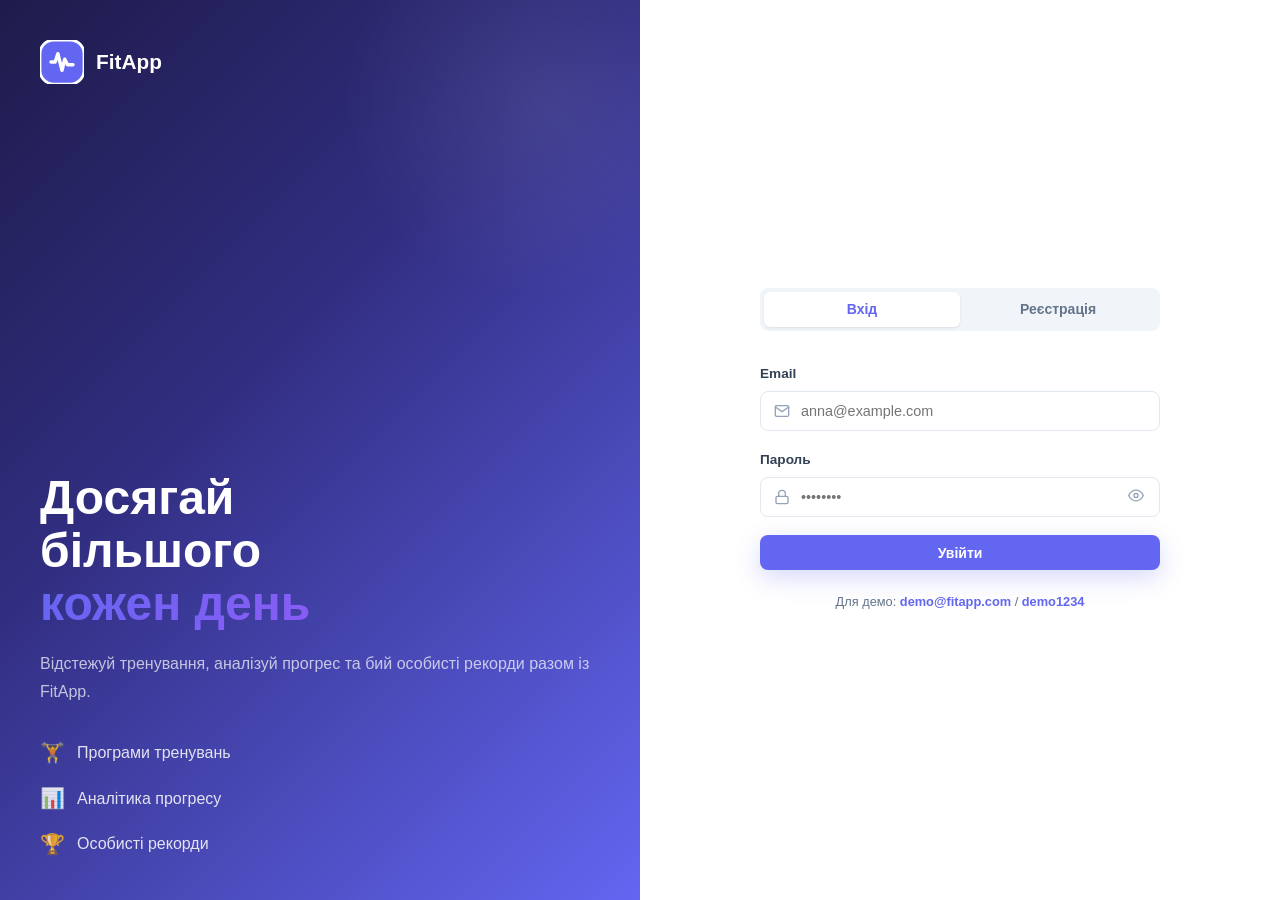
<file: index.html>
<!DOCTYPE html>
<html>
<head>
  <meta charset="UTF-8">
  <meta http-equiv="refresh" content="0; url=frontend/pages/login.html">
  <title>FitApp</title>
</head>
<body>
  <p>Перенаправлення на FitApp...</p>
</body>
</html>
</file>
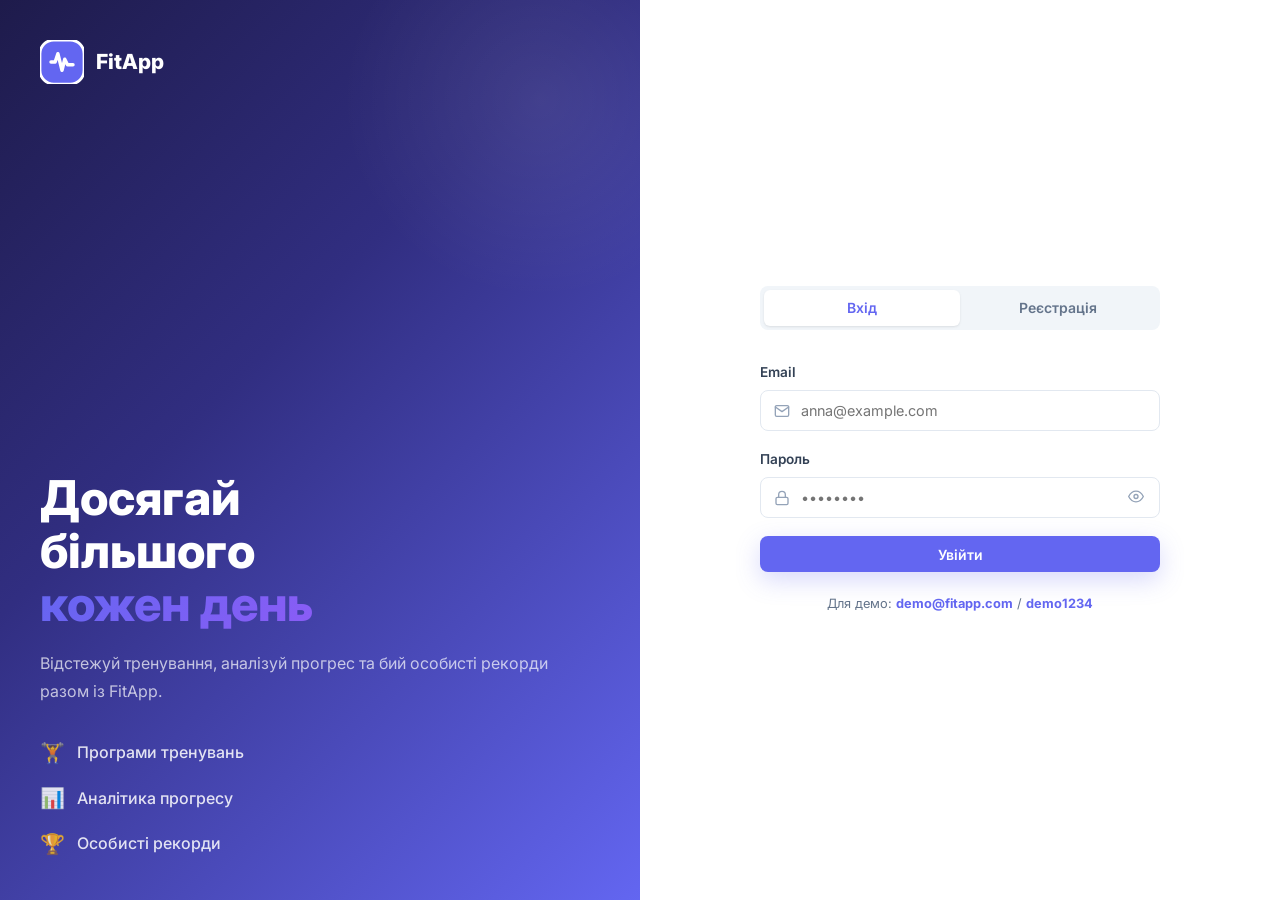
<file: frontend/pages/admin.html>
<!DOCTYPE html>
<html lang="uk">
<head>
  <meta charset="UTF-8">
  <meta name="viewport" content="width=device-width, initial-scale=1.0">
  <title>FitApp — Адмін-панель</title>
  <script src="../js/theme.js"></script>
  <link rel="stylesheet" href="../css/main.css">
  <link rel="stylesheet" href="../css/dashboard.css">
  <link rel="stylesheet" href="../css/admin.css">
  <link href="https://fonts.googleapis.com/css2?family=Inter:wght@300;400;500;600;700;800&display=swap" rel="stylesheet">
</head>
<body>
  <aside class="sidebar" id="sidebar">
    <div class="sidebar__brand">
      <div class="sidebar__logo">
        <svg width="32" height="32" viewBox="0 0 32 32" fill="none">
          <rect width="32" height="32" rx="10" fill="#6366f1"/>
          <path d="M8 16h3l2-6 3 12 2-8 2 4h4" stroke="white" stroke-width="2.5" stroke-linecap="round" stroke-linejoin="round"/>
        </svg>
        <span>FitApp</span>
      </div>
      <button class="sidebar__close" id="sidebarClose">&#x2715;</button>
    </div>
    <nav class="sidebar__nav">
      <a href="dashboard.html" class="nav-item">
        <svg class="nav-item__icon" viewBox="0 0 24 24"><rect x="3" y="3" width="7" height="7" rx="1"/><rect x="14" y="3" width="7" height="7" rx="1"/><rect x="3" y="14" width="7" height="7" rx="1"/><rect x="14" y="14" width="7" height="7" rx="1"/></svg>
        <span>Головна</span>
      </a>
      <a href="workout.html" class="nav-item">
        <svg class="nav-item__icon" viewBox="0 0 24 24"><path d="M6 4v16M18 4v16M6 12h12M3 8h3M18 8h3M3 16h3M18 16h3"/></svg>
        <span>Тренування</span>
      </a>
      <a href="exercises.html" class="nav-item">
        <svg class="nav-item__icon" viewBox="0 0 24 24"><circle cx="12" cy="12" r="10"/><path d="M12 8v4l3 3"/></svg>
        <span>Вправи</span>
      </a>
      <a href="progress.html" class="nav-item">
        <svg class="nav-item__icon" viewBox="0 0 24 24"><polyline points="22 12 18 12 15 21 9 3 6 12 2 12"/></svg>
        <span>Прогрес</span>
      </a>
      <a href="profile.html" class="nav-item">
        <svg class="nav-item__icon" viewBox="0 0 24 24"><circle cx="12" cy="8" r="4"/><path d="M4 20c0-4 3.6-7 8-7s8 3 8 7"/></svg>
        <span>Профіль</span>
      </a>
      <a href="admin.html" class="nav-item active">
        <svg class="nav-item__icon" viewBox="0 0 24 24"><path d="M12 2l8 4v6c0 5-3.5 9-8 10-4.5-1-8-5-8-10V6l8-4z"/></svg>
        <span>Адмін-панель</span>
      </a>
    </nav>
    <div class="sidebar__bottom">
      <button class="theme-toggle" id="themeToggle" type="button">
        <span class="theme-toggle__icon theme-toggle__icon--sun">☀️</span>
        <span class="theme-toggle__icon theme-toggle__icon--moon">🌙</span>
        <span class="theme-toggle__label">Світла тема</span>
      </button>
      <button class="btn-logout" id="logoutBtn">
        <svg viewBox="0 0 24 24" width="18"><path d="M17 16l4-4m0 0l-4-4m4 4H7m6 4v1a2 2 0 01-2 2H5a2 2 0 01-2-2V7a2 2 0 012-2h6a2 2 0 012 2v1"/></svg>
        Вийти
      </button>
    </div>
  </aside>
  <div class="overlay" id="overlay"></div>

  <div class="main-wrapper">
    <header class="topbar">
      <button class="topbar__burger" id="burgerBtn"><span></span><span></span><span></span></button>
      <div class="topbar__title"><h1>Адмін-панель</h1></div>
    </header>

    <main class="content">
      <div class="admin-tabs">
        <button class="admin-tab active" data-tab="exercises">Вправи</button>
        <button class="admin-tab" data-tab="plans">Програми тренувань</button>
      </div>

      <!-- Exercises tab -->
      <section class="card admin-panel" id="tabExercises">
        <div class="card__header">
          <h2 class="card__title">Вправи</h2>
          <button class="btn btn--primary btn--sm" id="addExerciseBtn">+ Додати вправу</button>
        </div>
        <div class="table-wrap">
          <table class="data-table">
            <thead><tr><th>Назва</th><th>Група м'язів</th><th>Опис</th><th></th></tr></thead>
            <tbody id="adminExercisesBody">
              <tr><td colspan="4" class="table-empty">Завантаження...</td></tr>
            </tbody>
          </table>
        </div>
      </section>

      <!-- Plans tab -->
      <section class="card admin-panel hidden" id="tabPlans">
        <div class="card__header">
          <h2 class="card__title">Програми тренувань</h2>
          <button class="btn btn--primary btn--sm" id="addPlanBtn">+ Додати програму</button>
        </div>
        <div class="table-wrap">
          <table class="data-table">
            <thead><tr><th>Назва</th><th>Рівень</th><th>Мета</th><th>Опис</th><th></th></tr></thead>
            <tbody id="adminPlansBody">
              <tr><td colspan="5" class="table-empty">Завантаження...</td></tr>
            </tbody>
          </table>
        </div>
      </section>
    </main>
  </div>

  <!-- Exercise modal -->
  <div class="modal-overlay hidden" id="exerciseModal">
    <div class="admin-modal">
      <h2 id="exerciseModalTitle">Нова вправа</h2>
      <form id="exerciseForm">
        <input type="hidden" id="exId">
        <div class="form-group">
          <label class="form-label" for="exName">Назва</label>
          <input type="text" id="exName" class="form-input" required>
        </div>
        <div class="form-group">
          <label class="form-label" for="exMuscle">Група м'язів</label>
          <input type="text" id="exMuscle" class="form-input" placeholder="Напр. Груди">
        </div>
        <div class="form-group">
          <label class="form-label" for="exDesc">Опис</label>
          <textarea id="exDesc" class="form-input" rows="3"></textarea>
        </div>
        <div class="form-group">
          <label class="form-label" for="exImage">URL зображення</label>
          <input type="text" id="exImage" class="form-input" placeholder="https://...">
        </div>
        <div id="exerciseFormMsg"></div>
        <div class="admin-modal__actions">
          <button type="button" class="btn btn--ghost" id="exerciseCancelBtn">Скасувати</button>
          <button type="submit" class="btn btn--primary" id="exerciseSaveBtn">Зберегти</button>
        </div>
      </form>
    </div>
  </div>

  <!-- Plan modal -->
  <div class="modal-overlay hidden" id="planModal">
    <div class="admin-modal">
      <h2 id="planModalTitle">Нова програма</h2>
      <form id="planForm">
        <input type="hidden" id="plId">
        <div class="form-group">
          <label class="form-label" for="plName">Назва</label>
          <input type="text" id="plName" class="form-input" required>
        </div>
        <div class="form-group">
          <label class="form-label" for="plLevel">Рівень</label>
          <select id="plLevel" class="form-input form-select">
            <option value="BEGINNER">Початківець</option>
            <option value="INTERMEDIATE">Середній</option>
            <option value="ADVANCED">Просунутий</option>
          </select>
        </div>
        <div class="form-group">
          <label class="form-label" for="plGoal">Мета</label>
          <select id="plGoal" class="form-input form-select">
            <option value="WEIGHT_LOSS">Схуднення</option>
            <option value="MUSCLE_GAIN">Набір м'язів</option>
            <option value="MAINTENANCE">Підтримка форми</option>
            <option value="ENDURANCE">Витривалість</option>
          </select>
        </div>
        <div class="form-group">
          <label class="form-label" for="plEmoji">Емодзі</label>
          <input type="text" id="plEmoji" class="form-input" placeholder="💪" maxlength="4">
        </div>
        <div class="form-group">
          <label class="form-label" for="plDesc">Опис</label>
          <textarea id="plDesc" class="form-input" rows="3"></textarea>
        </div>
        <div id="planFormMsg"></div>
        <div class="admin-modal__actions">
          <button type="button" class="btn btn--ghost" id="planCancelBtn">Скасувати</button>
          <button type="submit" class="btn btn--primary" id="planSaveBtn">Зберегти</button>
        </div>
      </form>
    </div>
  </div>

  <script src="../js/api.js"></script>
  <script src="../js/auth.js"></script>
  <script src="../js/admin.js"></script>
</body>
</html>
</file>
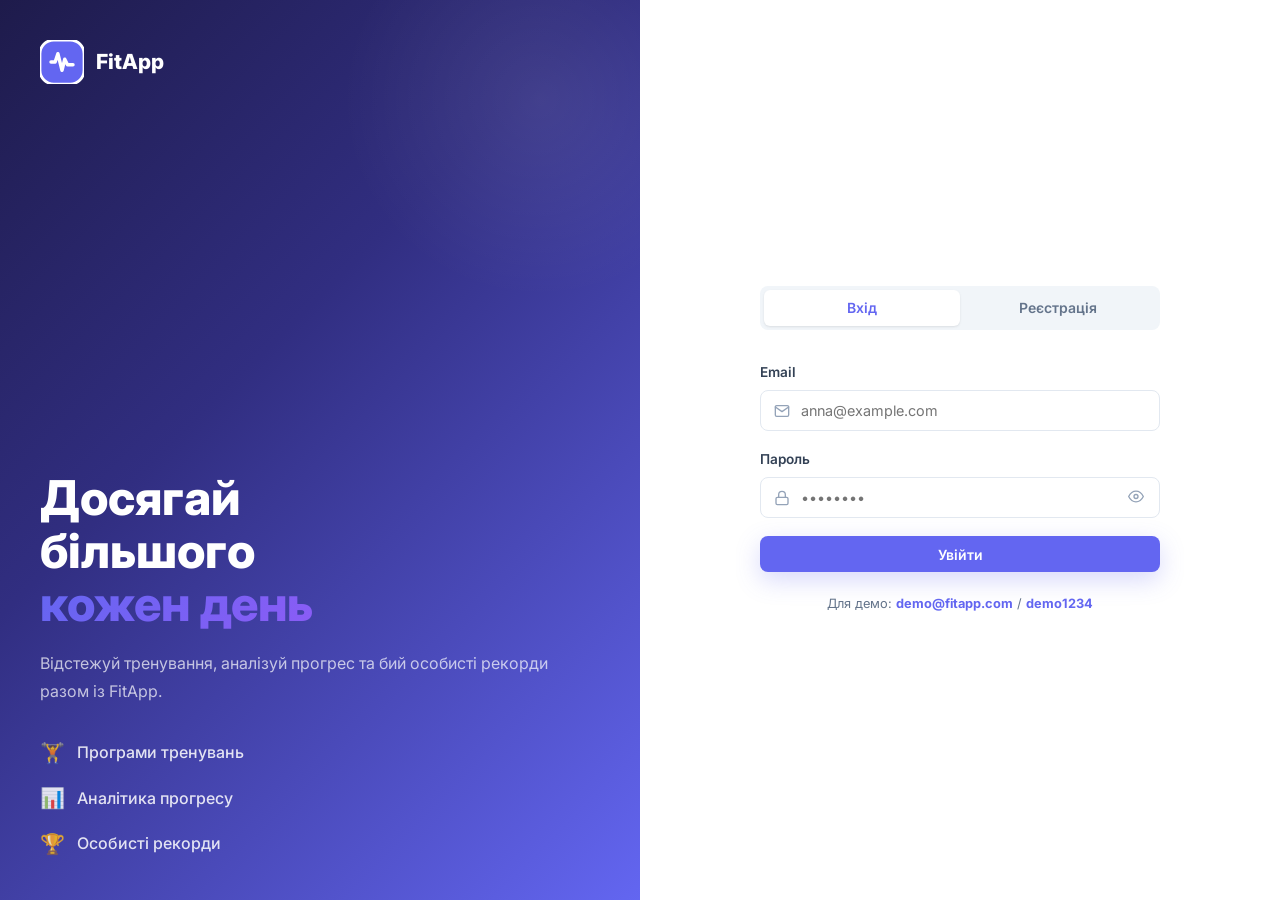
<file: frontend/pages/exercises.html>
<!DOCTYPE html>
<html lang="uk">
<head>
  <meta charset="UTF-8">
  <meta name="viewport" content="width=device-width, initial-scale=1.0">
  <title>FitApp — Вправи</title>
  <script src="../js/theme.js"></script>
  <link rel="stylesheet" href="../css/main.css">
  <link rel="stylesheet" href="../css/dashboard.css">
  <link rel="stylesheet" href="../css/exercises.css">
  <link href="https://fonts.googleapis.com/css2?family=Inter:wght@300;400;500;600;700;800&display=swap" rel="stylesheet">
</head>
<body>
  <aside class="sidebar" id="sidebar">
    <div class="sidebar__brand">
      <div class="sidebar__logo">
        <svg width="32" height="32" viewBox="0 0 32 32" fill="none">
          <rect width="32" height="32" rx="10" fill="#6366f1"/>
          <path d="M8 16h3l2-6 3 12 2-8 2 4h4" stroke="white" stroke-width="2.5" stroke-linecap="round" stroke-linejoin="round"/>
        </svg>
        <span>FitApp</span>
      </div>
      <button class="sidebar__close" id="sidebarClose">&#x2715;</button>
    </div>
    <nav class="sidebar__nav">
      <a href="dashboard.html" class="nav-item">
        <svg class="nav-item__icon" viewBox="0 0 24 24"><rect x="3" y="3" width="7" height="7" rx="1"/><rect x="14" y="3" width="7" height="7" rx="1"/><rect x="3" y="14" width="7" height="7" rx="1"/><rect x="14" y="14" width="7" height="7" rx="1"/></svg>
        <span>Головна</span>
      </a>
      <a href="workout.html" class="nav-item">
        <svg class="nav-item__icon" viewBox="0 0 24 24"><path d="M6 4v16M18 4v16M6 12h12M3 8h3M18 8h3M3 16h3M18 16h3"/></svg>
        <span>Тренування</span>
      </a>
      <a href="exercises.html" class="nav-item active">
        <svg class="nav-item__icon" viewBox="0 0 24 24"><circle cx="12" cy="12" r="10"/><path d="M12 8v4l3 3"/></svg>
        <span>Вправи</span>
      </a>
      <a href="progress.html" class="nav-item">
        <svg class="nav-item__icon" viewBox="0 0 24 24"><polyline points="22 12 18 12 15 21 9 3 6 12 2 12"/></svg>
        <span>Прогрес</span>
      </a>
      <a href="profile.html" class="nav-item">
        <svg class="nav-item__icon" viewBox="0 0 24 24"><circle cx="12" cy="8" r="4"/><path d="M4 20c0-4 3.6-7 8-7s8 3 8 7"/></svg>
        <span>Профіль</span>
      </a>
    </nav>
    <div class="sidebar__bottom">
      <button class="theme-toggle" id="themeToggle" type="button">
        <span class="theme-toggle__icon theme-toggle__icon--sun">☀️</span>
        <span class="theme-toggle__icon theme-toggle__icon--moon">🌙</span>
        <span class="theme-toggle__label">Світла тема</span>
      </button>
      <button class="btn-logout" id="logoutBtn">
        <svg viewBox="0 0 24 24" width="18"><path d="M17 16l4-4m0 0l-4-4m4 4H7m6 4v1a2 2 0 01-2 2H5a2 2 0 01-2-2V7a2 2 0 012-2h6a2 2 0 012 2v1"/></svg>
        Вийти
      </button>
    </div>
  </aside>
  <div class="overlay" id="overlay"></div>

  <div class="main-wrapper">
    <header class="topbar">
      <button class="topbar__burger" id="burgerBtn"><span></span><span></span><span></span></button>
      <div class="topbar__title"><h1>Вправи</h1></div>
    </header>

    <main class="content">
      <!-- Search & filters -->
      <section class="exercises-toolbar">
        <div class="input-wrap exercises-search">
          <svg class="input-icon" viewBox="0 0 24 24" width="16"><circle cx="11" cy="11" r="8"/><path d="M21 21l-4.35-4.35"/></svg>
          <input type="text" id="exerciseSearch" class="form-input" placeholder="Пошук вправи...">
        </div>
        <div class="muscle-filters" id="muscleFilters">
          <button class="muscle-chip active" data-muscle="">Усі</button>
          <button class="muscle-chip" data-muscle="Груди">Груди</button>
          <button class="muscle-chip" data-muscle="Спина">Спина</button>
          <button class="muscle-chip" data-muscle="Ноги">Ноги</button>
          <button class="muscle-chip" data-muscle="Плечі">Плечі</button>
          <button class="muscle-chip" data-muscle="Руки">Руки</button>
          <button class="muscle-chip" data-muscle="Прес">Прес</button>
        </div>
      </section>

      <section class="exercises-grid" id="exercisesGrid">
        <div class="skeleton" style="height:220px;border-radius:16px"></div>
        <div class="skeleton" style="height:220px;border-radius:16px"></div>
        <div class="skeleton" style="height:220px;border-radius:16px"></div>
      </section>
    </main>
  </div>

  <!-- Exercise detail modal -->
  <div class="modal-overlay hidden" id="exerciseDetailModal">
    <div class="exercise-detail-modal">
      <button class="exercise-detail-modal__close" id="exerciseDetailCloseBtn">&#x2715;</button>
      <div class="exercise-detail-modal__image" id="exDetailImage"></div>
      <div class="exercise-detail-modal__body">
        <span class="exercise-card__muscle exercise-detail-modal__muscle" id="exDetailMuscle"></span>
        <h2 id="exDetailName"></h2>
        <p id="exDetailDesc"></p>
        <button class="btn btn--primary btn--block" id="exDetailStartBtn">Почати вправу</button>
      </div>
    </div>
  </div>

  <script src="../js/api.js"></script>
  <script src="../js/auth.js"></script>
  <script src="../js/exercises.js"></script>
</body>
</html>
</file>
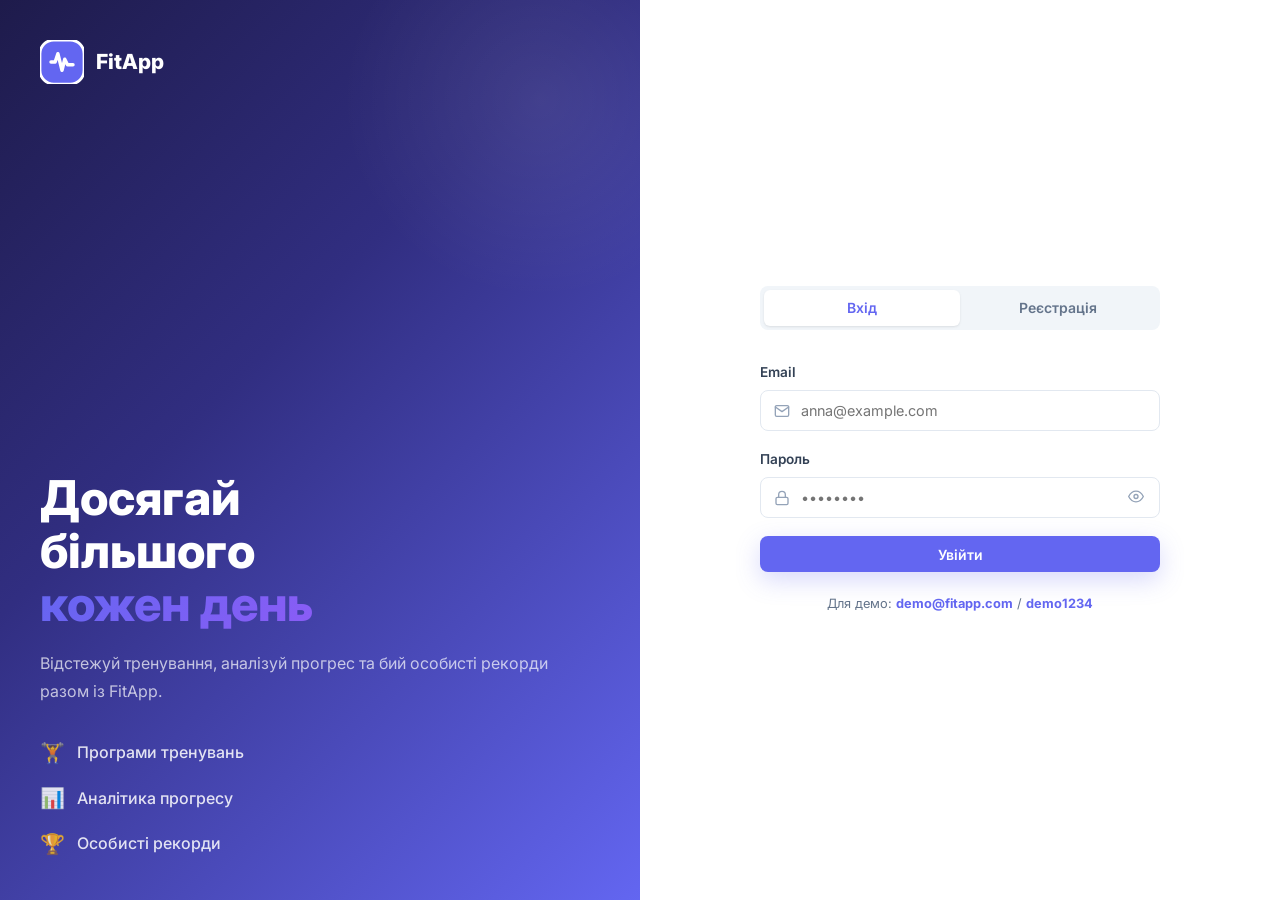
<file: frontend/pages/login.html>
<!DOCTYPE html>
<html lang="uk">
<head>
  <meta charset="UTF-8">
  <meta name="viewport" content="width=device-width, initial-scale=1.0">
  <title>FitApp — Вхід</title>
  <script src="../js/theme.js"></script>
  <link rel="stylesheet" href="../css/main.css">
  <link rel="stylesheet" href="../css/auth.css">
  <link href="https://fonts.googleapis.com/css2?family=Inter:wght@300;400;500;600;700;800&display=swap" rel="stylesheet">
</head>
<body class="auth-body">
  <div class="auth-split">
    <!-- Left panel -->
    <div class="auth-left">
      <div class="auth-brand">
        <svg width="44" height="44" viewBox="0 0 32 32" fill="none">
          <rect width="32" height="32" rx="10" fill="#6366f1"/>
          <path d="M8 16h3l2-6 3 12 2-8 2 4h4" stroke="white" stroke-width="2.5" stroke-linecap="round" stroke-linejoin="round"/>
        </svg>
        <span>FitApp</span>
      </div>
      <div class="auth-hero">
        <h1>Досягай<br>більшого<br><span class="gradient-text">кожен день</span></h1>
        <p>Відстежуй тренування, аналізуй прогрес та бий особисті рекорди разом із FitApp.</p>
        <div class="auth-features">
          <div class="auth-feature"><span class="auth-feature__icon">🏋️</span><span>Програми тренувань</span></div>
          <div class="auth-feature"><span class="auth-feature__icon">📊</span><span>Аналітика прогресу</span></div>
          <div class="auth-feature"><span class="auth-feature__icon">🏆</span><span>Особисті рекорди</span></div>
        </div>
      </div>
    </div>

    <!-- Right panel -->
    <div class="auth-right">
      <div class="auth-box">
        <!-- Tabs -->
        <div class="auth-tabs">
          <button class="auth-tab active" id="loginTab">Вхід</button>
          <button class="auth-tab" id="registerTab">Реєстрація</button>
        </div>

        <!-- Login form -->
        <form class="auth-form" id="loginForm">
          <div class="form-group">
            <label class="form-label">Email</label>
            <div class="input-wrap">
              <svg class="input-icon" viewBox="0 0 24 24"><path d="M4 4h16c1.1 0 2 .9 2 2v12c0 1.1-.9 2-2 2H4c-1.1 0-2-.9-2-2V6c0-1.1.9-2 2-2z"/><polyline points="22,6 12,13 2,6"/></svg>
              <input type="email" id="loginEmail" class="form-input" placeholder="anna@example.com" required>
            </div>
          </div>
          <div class="form-group">
            <label class="form-label">Пароль</label>
            <div class="input-wrap">
              <svg class="input-icon" viewBox="0 0 24 24"><rect x="3" y="11" width="18" height="11" rx="2" ry="2"/><path d="M7 11V7a5 5 0 0110 0v4"/></svg>
              <input type="password" id="loginPassword" class="form-input" placeholder="••••••••" required>
              <button type="button" class="input-eye" id="toggleLoginPw">
                <svg viewBox="0 0 24 24"><path d="M1 12s4-8 11-8 11 8 11 8-4 8-11 8-11-8-11-8z"/><circle cx="12" cy="12" r="3"/></svg>
              </button>
            </div>
          </div>
          <div id="loginError" class="form-error hidden"></div>
          <button type="submit" class="btn btn--primary btn--full" id="loginBtn">
            <span>Увійти</span>
            <div class="btn-spinner hidden" id="loginSpinner"></div>
          </button>
          <p class="auth-hint">Для демо: <strong>demo@fitapp.com</strong> / <strong>demo1234</strong></p>
        </form>

        <!-- Register form -->
        <form class="auth-form hidden" id="registerForm">
          <div class="form-group">
            <label class="form-label">Ім'я</label>
            <div class="input-wrap">
              <svg class="input-icon" viewBox="0 0 24 24"><circle cx="12" cy="8" r="4"/><path d="M4 20c0-4 3.6-7 8-7s8 3 8 7"/></svg>
              <input type="text" id="regName" class="form-input" placeholder="Анна Куварзіна" required>
            </div>
          </div>
          <div class="form-group">
            <label class="form-label">Email</label>
            <div class="input-wrap">
              <svg class="input-icon" viewBox="0 0 24 24"><path d="M4 4h16c1.1 0 2 .9 2 2v12c0 1.1-.9 2-2 2H4c-1.1 0-2-.9-2-2V6c0-1.1.9-2 2-2z"/><polyline points="22,6 12,13 2,6"/></svg>
              <input type="email" id="regEmail" class="form-input" placeholder="anna@example.com" required>
            </div>
          </div>
          <div class="form-group">
            <label class="form-label">Пароль</label>
            <div class="input-wrap">
              <svg class="input-icon" viewBox="0 0 24 24"><rect x="3" y="11" width="18" height="11" rx="2"/><path d="M7 11V7a5 5 0 0110 0v4"/></svg>
              <input type="password" id="regPassword" class="form-input" placeholder="Мінімум 8 символів" required minlength="8">
            </div>
          </div>
          <div class="form-group">
            <label class="form-label">Ціль</label>
            <select id="regGoal" class="form-input form-select">
              <option value="WEIGHT_LOSS">Схуднення</option>
              <option value="MUSCLE_GAIN" selected>Набір м'язів</option>
              <option value="MAINTENANCE">Підтримка форми</option>
              <option value="ENDURANCE">Витривалість</option>
            </select>
          </div>
          <div id="regError" class="form-error hidden"></div>
          <button type="submit" class="btn btn--primary btn--full" id="regBtn">
            <span>Створити акаунт</span>
            <div class="btn-spinner hidden" id="regSpinner"></div>
          </button>
        </form>
      </div>
    </div>
  </div>

  <script src="../js/api.js"></script>
  <script src="../js/login.js"></script>
</body>
</html>
</file>
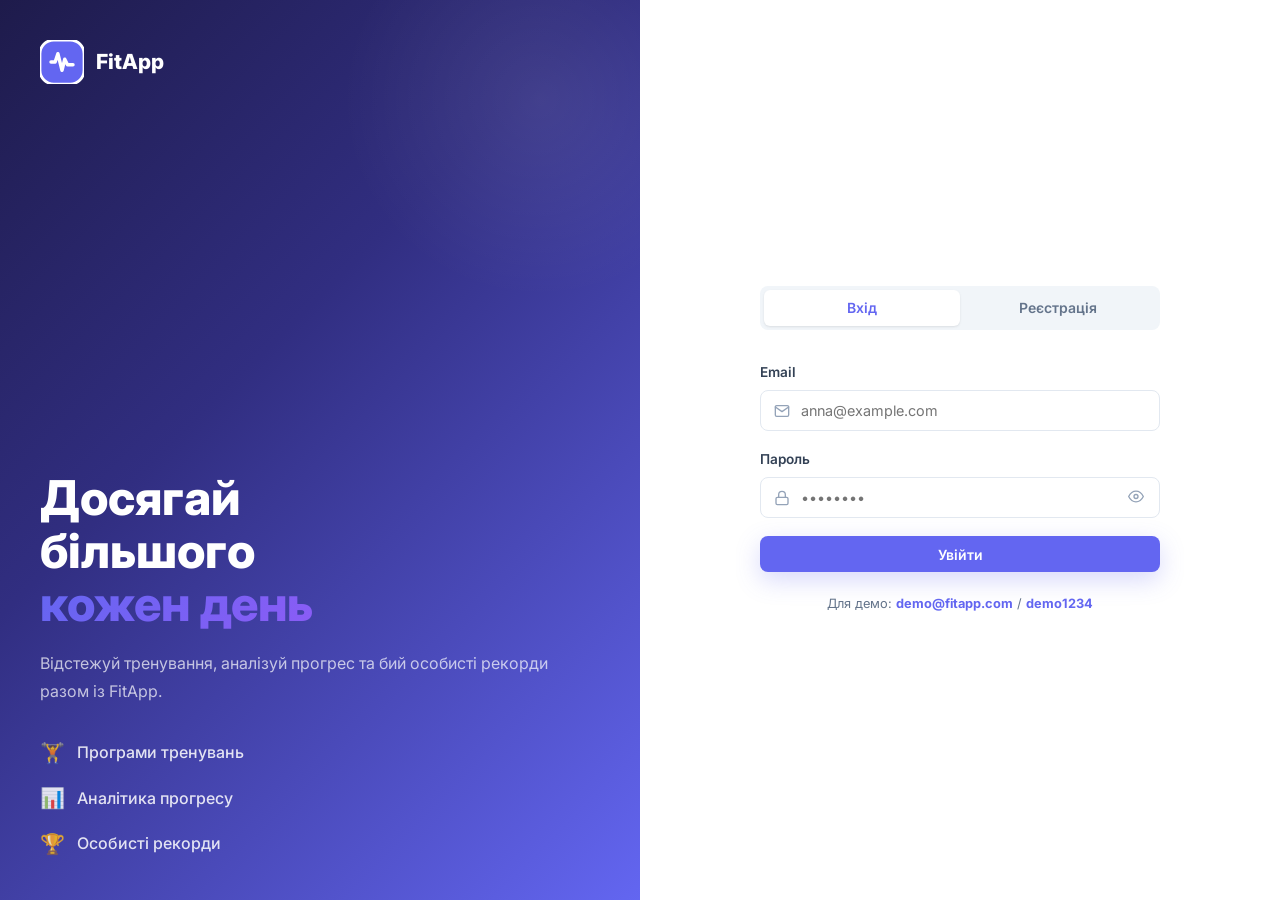
<file: frontend/pages/profile.html>
<!DOCTYPE html>
<html lang="uk">
<head>
  <meta charset="UTF-8">
  <meta name="viewport" content="width=device-width, initial-scale=1.0">
  <title>FitApp — Профіль</title>
  <script src="../js/theme.js"></script>
  <link rel="stylesheet" href="../css/main.css">
  <link rel="stylesheet" href="../css/dashboard.css">
  <link rel="stylesheet" href="../css/profile.css">
  <link href="https://fonts.googleapis.com/css2?family=Inter:wght@300;400;500;600;700;800&display=swap" rel="stylesheet">
</head>
<body>
  <aside class="sidebar" id="sidebar">
    <div class="sidebar__brand">
      <div class="sidebar__logo">
        <svg width="32" height="32" viewBox="0 0 32 32" fill="none">
          <rect width="32" height="32" rx="10" fill="#6366f1"/>
          <path d="M8 16h3l2-6 3 12 2-8 2 4h4" stroke="white" stroke-width="2.5" stroke-linecap="round" stroke-linejoin="round"/>
        </svg>
        <span>FitApp</span>
      </div>
      <button class="sidebar__close" id="sidebarClose">&#x2715;</button>
    </div>
    <nav class="sidebar__nav">
      <a href="dashboard.html" class="nav-item">
        <svg class="nav-item__icon" viewBox="0 0 24 24"><rect x="3" y="3" width="7" height="7" rx="1"/><rect x="14" y="3" width="7" height="7" rx="1"/><rect x="3" y="14" width="7" height="7" rx="1"/><rect x="14" y="14" width="7" height="7" rx="1"/></svg>
        <span>Головна</span>
      </a>
      <a href="workout.html" class="nav-item">
        <svg class="nav-item__icon" viewBox="0 0 24 24"><path d="M6 4v16M18 4v16M6 12h12M3 8h3M18 8h3M3 16h3M18 16h3"/></svg>
        <span>Тренування</span>
      </a>
      <a href="exercises.html" class="nav-item">
        <svg class="nav-item__icon" viewBox="0 0 24 24"><circle cx="12" cy="12" r="10"/><path d="M12 8v4l3 3"/></svg>
        <span>Вправи</span>
      </a>
      <a href="progress.html" class="nav-item">
        <svg class="nav-item__icon" viewBox="0 0 24 24"><polyline points="22 12 18 12 15 21 9 3 6 12 2 12"/></svg>
        <span>Прогрес</span>
      </a>
      <a href="profile.html" class="nav-item active">
        <svg class="nav-item__icon" viewBox="0 0 24 24"><circle cx="12" cy="8" r="4"/><path d="M4 20c0-4 3.6-7 8-7s8 3 8 7"/></svg>
        <span>Профіль</span>
      </a>
    </nav>
    <div class="sidebar__bottom">
      <button class="theme-toggle" id="themeToggle" type="button">
        <span class="theme-toggle__icon theme-toggle__icon--sun">☀️</span>
        <span class="theme-toggle__icon theme-toggle__icon--moon">🌙</span>
        <span class="theme-toggle__label">Світла тема</span>
      </button>
      <button class="btn-logout" id="logoutBtn">
        <svg viewBox="0 0 24 24" width="18"><path d="M17 16l4-4m0 0l-4-4m4 4H7m6 4v1a2 2 0 01-2 2H5a2 2 0 01-2-2V7a2 2 0 012-2h6a2 2 0 012 2v1"/></svg>
        Вийти
      </button>
    </div>
  </aside>
  <div class="overlay" id="overlay"></div>

  <div class="main-wrapper">
    <header class="topbar">
      <button class="topbar__burger" id="burgerBtn"><span></span><span></span><span></span></button>
      <div class="topbar__title"><h1>Профіль</h1></div>
    </header>

    <main class="content">
      <div class="profile-grid">
        <!-- Profile card -->
        <section class="card profile-card">
          <div class="profile-card__header">
            <div class="avatar profile-card__avatar" id="profileAvatar">А</div>
            <div>
              <div class="profile-card__name" id="profileName">—</div>
              <div class="profile-card__email" id="profileEmail">—</div>
            </div>
          </div>
          <div class="profile-card__badges">
            <span class="subscription-badge" id="profileSubBadge">FREE</span>
            <span class="level-badge" id="profileGoalBadge">—</span>
          </div>
          <div class="profile-card__sub" id="subscriptionActions"></div>
        </section>

        <!-- Edit form -->
        <section class="card">
          <div class="card__header">
            <h2 class="card__title">Особисті дані</h2>
          </div>
          <form class="auth-form" id="profileForm">
            <div class="form-group">
              <label class="form-label" for="pfName">Ім'я</label>
              <input type="text" id="pfName" class="form-input" required>
            </div>
            <div class="form-group">
              <label class="form-label" for="pfEmail">Email</label>
              <input type="email" id="pfEmail" class="form-input" required>
            </div>
            <div class="form-group">
              <label class="form-label" for="pfGoal">Мета</label>
              <select id="pfGoal" class="form-input form-select">
                <option value="WEIGHT_LOSS">Схуднення</option>
                <option value="MUSCLE_GAIN">Набір м'язів</option>
                <option value="MAINTENANCE">Підтримка форми</option>
              </select>
            </div>
            <div id="profileFormMsg"></div>
            <button type="submit" class="btn btn--primary btn--full" id="profileSaveBtn">
              Зберегти зміни
            </button>
          </form>
        </section>
      </div>
    </main>
  </div>

  <!-- Payment modal -->
  <div class="payment-overlay hidden" id="paymentModal">
    <div class="payment-modal">
      <h2>Оформлення підписки PREMIUM</h2>
      <p class="payment-modal__price">⭐ 199 грн / місяць</p>
      <form id="paymentForm">
        <div class="form-group">
          <label class="form-label" for="payCardName">Ім'я власника картки</label>
          <input type="text" id="payCardName" class="form-input" placeholder="IVAN PETRENKO" autocomplete="cc-name" required>
        </div>
        <div class="form-group">
          <label class="form-label" for="payCardNumber">Номер картки</label>
          <input type="text" id="payCardNumber" class="form-input" placeholder="0000 0000 0000 0000" inputmode="numeric" maxlength="19" autocomplete="cc-number" required>
        </div>
        <div class="payment-modal__row">
          <div class="form-group">
            <label class="form-label" for="payExpiry">Термін дії (ММ/РР)</label>
            <input type="text" id="payExpiry" class="form-input" placeholder="12/27" maxlength="5" autocomplete="cc-exp" required>
          </div>
          <div class="form-group">
            <label class="form-label" for="payCvv">CVV</label>
            <input type="text" id="payCvv" class="form-input" placeholder="123" inputmode="numeric" maxlength="3" autocomplete="cc-csc" required>
          </div>
        </div>
        <div id="paymentFormMsg"></div>
        <div class="payment-modal__actions">
          <button type="button" class="btn btn--ghost" id="paymentCancelBtn">Скасувати</button>
          <button type="submit" class="btn btn--primary" id="paymentSubmitBtn">Сплатити й активувати</button>
        </div>
      </form>
    </div>
  </div>

  <script src="../js/api.js"></script>
  <script src="../js/auth.js"></script>
  <script src="../js/profile.js"></script>
</body>
</html>
</file>
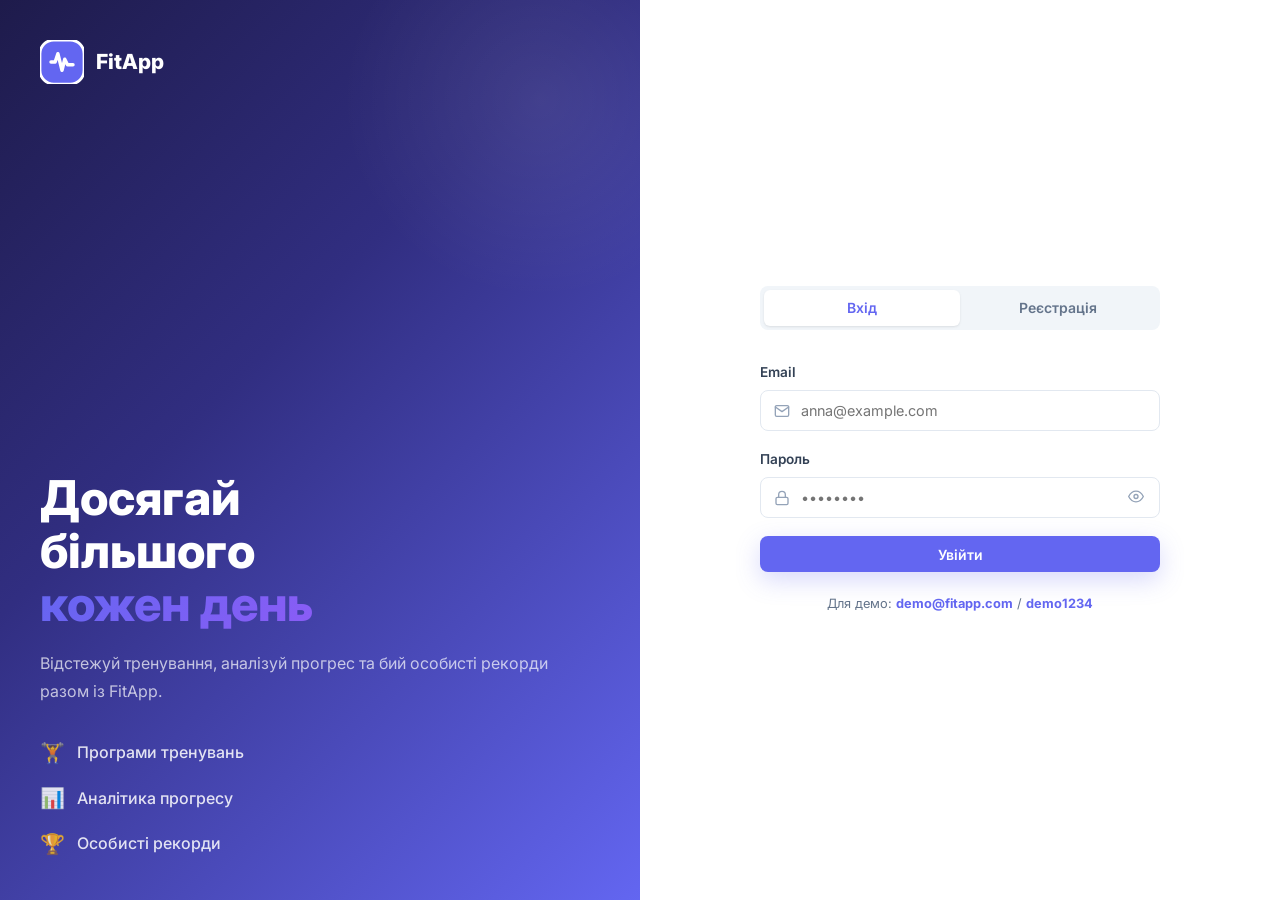
<file: frontend/pages/workout.html>
<!DOCTYPE html>
<html lang="uk">
<head>
  <meta charset="UTF-8">
  <meta name="viewport" content="width=device-width, initial-scale=1.0">
  <title>FitApp — Тренування</title>
  <script src="../js/theme.js"></script>
  <link rel="stylesheet" href="../css/main.css">
  <link rel="stylesheet" href="../css/workout.css">
  <link href="https://fonts.googleapis.com/css2?family=Inter:wght@300;400;500;600;700;800&display=swap" rel="stylesheet">
</head>
<body>
  <!-- Plan selection screen -->
  <div id="planScreen">
    <header class="workout-header">
      <a href="dashboard.html" class="btn-back">
        <svg viewBox="0 0 24 24" width="20"><path d="M19 12H5M12 19l-7-7 7-7"/></svg>
      </a>
      <h1>Оберіть програму</h1>
    </header>
    <div class="plan-select-grid" id="planSelectGrid">
      <div class="skeleton" style="height:160px;border-radius:16px"></div>
      <div class="skeleton" style="height:160px;border-radius:16px"></div>
      <div class="skeleton" style="height:160px;border-radius:16px"></div>
    </div>
  </div>

  <!-- Active workout screen -->
  <div id="workoutScreen" class="hidden">
    <!-- Progress bar -->
    <div class="workout-progress-bar">
      <div class="workout-progress-fill" id="progressFill"></div>
    </div>

    <header class="workout-header">
      <button class="btn-back" id="abortBtn">
        <svg viewBox="0 0 24 24" width="20"><path d="M19 12H5M12 19l-7-7 7-7"/></svg>
      </button>
      <div class="workout-meta">
        <span id="workoutPlanName">Тренування</span>
        <span class="workout-timer-top" id="workoutTimer">00:00</span>
      </div>
      <span class="exercise-counter" id="exCounter">1 / 5</span>
    </header>

    <main class="workout-main">
      <!-- Exercise card -->
      <div class="exercise-hero">
        <div class="exercise-image-wrap">
          <img id="exerciseImg" src="" alt="" onerror="this.style.display='none'">
          <div class="exercise-muscle-badge" id="muscleBadge">Груди</div>
        </div>
        <div class="exercise-info">
          <h2 id="exerciseName">Жим лежачи</h2>
          <p id="exerciseDesc" class="exercise-desc"></p>
          <div class="exercise-params">
            <div class="param"><span class="param__val" id="paramSets">4</span><span class="param__lbl">підходи</span></div>
            <div class="param"><span class="param__val" id="paramReps">10</span><span class="param__lbl">повтори</span></div>
            <div class="param"><span class="param__val" id="paramRest">90с</span><span class="param__lbl">відпочинок</span></div>
          </div>
        </div>
      </div>

      <!-- Sets log -->
      <div class="sets-section">
        <div class="sets-header">
          <span>Підхід</span><span id="setsColPrev">Попер. вага</span><span id="setsColMain">Вага (кг)</span><span id="setsColExtra">Повтори</span><span></span>
        </div>
        <div id="setsContainer"></div>
      </div>

      <!-- Input row -->
      <div class="input-row" id="inputRow">
        <div class="input-group" id="weightInputGroup">
          <button class="qty-btn" data-field="weight" data-dir="-1">−</button>
          <div class="qty-display">
            <input type="number" id="weightInput" class="qty-input" value="20" min="0" step="2.5">
            <span class="qty-unit">кг</span>
          </div>
          <button class="qty-btn" data-field="weight" data-dir="1">+</button>
        </div>
        <div class="input-group" id="repsInputGroup">
          <button class="qty-btn" data-field="reps" data-dir="-1">−</button>
          <div class="qty-display">
            <input type="number" id="repsInput" class="qty-input" value="10" min="1" step="1">
            <span class="qty-unit">повт.</span>
          </div>
          <button class="qty-btn" data-field="reps" data-dir="1">+</button>
        </div>
      </div>

      <!-- Timer set block (for static/isometric exercises like plank) -->
      <div class="timer-set-block hidden" id="timerSetBlock">
        <div class="timer-set-display" id="timerSetDisplay">00:00</div>
        <div class="timer-set-hint" id="timerSetHint">Натисніть «Старт» і утримуйте положення</div>
      </div>

      <button class="btn-log-set" id="logSetBtn">
        <svg viewBox="0 0 24 24" width="20"><polyline points="20 6 9 17 4 12"/></svg>
        <span id="logSetBtnText">Підхід виконано</span>
      </button>
    </main>
  </div>

  <!-- Rest timer overlay -->
  <div class="timer-overlay hidden" id="timerOverlay">
    <div class="timer-card">
      <p class="timer-label">Відпочинок</p>
      <div class="timer-circle">
        <svg class="timer-svg" viewBox="0 0 120 120">
          <circle class="timer-track" cx="60" cy="60" r="52"/>
          <circle class="timer-fill" cx="60" cy="60" r="52" id="timerCircle"/>
        </svg>
        <span class="timer-count" id="timerCount">90</span>
      </div>
      <button class="btn btn--ghost" id="skipTimerBtn">Пропустити →</button>
    </div>
  </div>

  <!-- PR popup -->
  <div class="pr-popup hidden" id="prPopup">
    <div class="pr-popup__inner">
      <div class="pr-popup__emoji">🏆</div>
      <h3>Новий рекорд!</h3>
      <p id="prText"></p>
      <button class="btn btn--primary" id="prClose">Чудово!</button>
    </div>
  </div>

  <!-- Summary modal -->
  <div class="modal-overlay hidden" id="summaryOverlay">
    <div class="summary-modal">
      <div class="summary-header">
        <div class="summary-emoji">🎉</div>
        <h2>Тренування завершено!</h2>
      </div>
      <div class="summary-stats">
        <div class="summary-stat"><span class="summary-stat__val" id="sumDuration">—</span><span class="summary-stat__lbl">хвилин</span></div>
        <div class="summary-stat"><span class="summary-stat__val" id="sumVolume">—</span><span class="summary-stat__lbl">кг тоннаж</span></div>
        <div class="summary-stat"><span class="summary-stat__val" id="sumSets">—</span><span class="summary-stat__lbl">підходів</span></div>
      </div>
      <div class="summary-actions">
        <a href="progress.html" class="btn btn--ghost">Переглянути прогрес</a>
        <a href="dashboard.html" class="btn btn--primary">На головну</a>
      </div>
    </div>
  </div>

  <script src="../js/api.js"></script>
  <script src="../js/auth.js"></script>
  <script src="../js/workout.js"></script>
</body>
</html>
</file>
<file: frontend/css/main.css>
/* ============================================
   main.css — FitApp Design System
   ============================================ */

@import url('https://fonts.googleapis.com/css2?family=Inter:wght@300;400;500;600;700;800&display=swap');

/* ── CSS Variables ─────────────────────────── */
:root {
  --primary:       #6366f1;
  --primary-dark:  #4f46e5;
  --primary-light: #a5b4fc;
  --primary-bg:    #eef2ff;

  --blue:   #3b82f6;
  --green:  #10b981;
  --orange: #f59e0b;
  --red:    #ef4444;
  --purple: #8b5cf6;

  --gray-50:  #f8fafc;
  --gray-100: #f1f5f9;
  --gray-200: #e2e8f0;
  --gray-300: #cbd5e1;
  --gray-400: #94a3b8;
  --gray-500: #64748b;
  --gray-600: #475569;
  --gray-700: #334155;
  --gray-800: #1e293b;
  --gray-900: #0f172a;

  --bg:      #f0f2f5;
  --surface: #ffffff;
  --border:  #e2e8f0;
  --text:    #1e293b;
  --muted:   #64748b;

  --sidebar-w: 260px;
  --topbar-h:  68px;

  --radius-sm:  8px;
  --radius-md:  14px;
  --radius-lg:  20px;
  --radius-xl:  28px;

  --shadow-sm: 0 1px 3px rgba(0,0,0,.06), 0 1px 2px rgba(0,0,0,.04);
  --shadow-md: 0 4px 16px rgba(0,0,0,.08);
  --shadow-lg: 0 10px 40px rgba(0,0,0,.12);
  --shadow-colored: 0 8px 24px rgba(99,102,241,.25);

  --transition: .2s cubic-bezier(.4,0,.2,1);
}

/* ── Темна тема ────────────────────────────── */
[data-theme="dark"] {
  --primary-bg: #1e1b4b;

  --gray-50:  #1e293b;
  --gray-100: #243044;
  --gray-200: #334155;
  --gray-300: #475569;
  --gray-400: #64748b;
  --gray-500: #94a3b8;
  --gray-600: #cbd5e1;
  --gray-700: #e2e8f0;
  --gray-800: #f1f5f9;
  --gray-900: #f8fafc;

  --bg:      #0b1120;
  --surface: #161e2f;
  --border:  #2a3650;
  --text:    #e2e8f0;
  --muted:   #94a3b8;

  --shadow-sm: 0 1px 3px rgba(0,0,0,.35), 0 1px 2px rgba(0,0,0,.25);
  --shadow-md: 0 4px 16px rgba(0,0,0,.45);
  --shadow-lg: 0 10px 40px rgba(0,0,0,.55);
}

body, .sidebar, .topbar, .card, .stat-card {
  transition: background-color var(--transition), color var(--transition), border-color var(--transition);
}

/* ── Theme toggle ──────────────────────────── */
.theme-toggle {
  display: flex; align-items: center; gap: .6rem; width: 100%;
  padding: .6rem .75rem; border-radius: var(--radius-sm); border: 1px solid var(--border);
  background: var(--surface); color: var(--text); font-size: .85rem; font-weight: 600;
  transition: all var(--transition);
}
.theme-toggle:hover { border-color: var(--primary); color: var(--primary); }
.theme-toggle__icon { display: none; font-size: 1rem; line-height: 1; }
.theme-toggle__icon--sun { display: inline-block; }
[data-theme="dark"] .theme-toggle__icon--sun  { display: none; }
[data-theme="dark"] .theme-toggle__icon--moon { display: inline-block; }

/* ── Reset ─────────────────────────────────── */
*, *::before, *::after { box-sizing: border-box; margin: 0; padding: 0; }
html { scroll-behavior: smooth; }
body { font-family: 'Inter', -apple-system, sans-serif; background: var(--bg); color: var(--text); line-height: 1.6; -webkit-font-smoothing: antialiased; }
img { max-width: 100%; display: block; }
a { text-decoration: none; color: inherit; }
button { font-family: inherit; cursor: pointer; border: none; background: none; }
input, select, textarea { font-family: inherit; }
svg { stroke: currentColor; fill: none; stroke-width: 2; stroke-linecap: round; stroke-linejoin: round; }

/* ── Sidebar ───────────────────────────────── */
.sidebar {
  position: fixed; top: 0; left: 0;
  width: var(--sidebar-w); height: 100vh;
  background: var(--surface);
  border-right: 1px solid var(--border);
  display: flex; flex-direction: column;
  z-index: 200;
  transition: transform var(--transition);
}
.sidebar__brand {
  display: flex; align-items: center; justify-content: space-between;
  padding: 1.25rem 1.25rem 1rem;
  border-bottom: 1px solid var(--border);
}
.sidebar__logo {
  display: flex; align-items: center; gap: .6rem;
  font-size: 1.25rem; font-weight: 800; color: var(--gray-900);
}
.sidebar__close { display: none; color: var(--muted); font-size: 1.1rem; padding: .25rem; }
.sidebar__nav { flex: 1; padding: 1rem .75rem; display: flex; flex-direction: column; gap: .25rem; overflow-y: auto; }
.nav-item {
  display: flex; align-items: center; gap: .75rem;
  padding: .65rem 1rem; border-radius: var(--radius-sm);
  color: var(--muted); font-weight: 500; font-size: .9rem;
  transition: all var(--transition);
}
.nav-item:hover { background: var(--gray-100); color: var(--text); }
.nav-item.active { background: var(--primary-bg); color: var(--primary); font-weight: 600; }
.nav-item__icon { width: 18px; height: 18px; flex-shrink: 0; }
.sidebar__bottom { padding: 1rem .75rem; border-top: 1px solid var(--border); display: flex; flex-direction: column; gap: .75rem; }
.sidebar__user { display: flex; align-items: center; gap: .75rem; padding: .5rem .75rem; border-radius: var(--radius-sm); }
.sidebar__user-name { font-weight: 600; font-size: .875rem; }
.sidebar__user-role { font-size: .75rem; color: var(--muted); }
.btn-logout {
  display: flex; align-items: center; gap: .5rem;
  width: 100%; padding: .6rem 1rem; border-radius: var(--radius-sm);
  color: var(--red); font-weight: 500; font-size: .875rem;
  transition: background var(--transition);
}
.btn-logout:hover { background: #fee2e2; }
.btn-logout svg { stroke: var(--red); }

/* ── Layout ────────────────────────────────── */
.main-wrapper {
  margin-left: var(--sidebar-w);
  min-height: 100vh;
  display: flex; flex-direction: column;
  transition: margin var(--transition);
}
.overlay { display: none; position: fixed; inset: 0; background: rgba(0,0,0,.45); z-index: 150; }

/* ── Topbar ────────────────────────────────── */
.topbar {
  height: var(--topbar-h);
  background: var(--surface);
  border-bottom: 1px solid var(--border);
  display: flex; align-items: center; gap: 1rem;
  padding: 0 1.5rem;
  position: sticky; top: 0; z-index: 100;
}
.topbar__burger {
  display: none; flex-direction: column; gap: 5px; padding: .25rem;
  width: 36px; height: 36px; justify-content: center; align-items: center;
}
.topbar__burger span { width: 22px; height: 2px; background: var(--gray-600); border-radius: 2px; transition: all var(--transition); }
.topbar__title { flex: 1; }
.topbar__title h1 { font-size: 1.15rem; font-weight: 700; }
.topbar__title p { font-size: .8rem; color: var(--muted); }
.topbar__actions { display: flex; align-items: center; gap: .75rem; }
.topbar__avatar { width: 38px; height: 38px; }

/* ── Avatar ────────────────────────────────── */
.avatar {
  width: 42px; height: 42px; border-radius: 50%;
  background: linear-gradient(135deg, var(--primary), var(--purple));
  color: white; font-weight: 700; font-size: .95rem;
  display: flex; align-items: center; justify-content: center;
  flex-shrink: 0;
}

/* ── Subscription badge ────────────────────── */
.subscription-badge {
  padding: .25rem .7rem; border-radius: 20px;
  font-size: .7rem; font-weight: 700; letter-spacing: .05em;
  background: var(--gray-200); color: var(--gray-600);
}
.subscription-badge.premium {
  background: linear-gradient(135deg, #f59e0b, #ef4444);
  color: white;
}

/* ── Content ───────────────────────────────── */
.content { flex: 1; padding: 1.5rem; max-width: 1300px; width: 100%; }

/* ── Card ──────────────────────────────────── */
.card {
  background: var(--surface);
  border-radius: var(--radius-lg);
  border: 1px solid var(--border);
  box-shadow: var(--shadow-sm);
  padding: 1.25rem;
}
.card__header {
  display: flex; align-items: center; justify-content: space-between;
  margin-bottom: 1.25rem;
}
.card__title { font-size: 1rem; font-weight: 700; }

/* ── Stat Cards ────────────────────────────── */
.stats-grid {
  display: grid;
  grid-template-columns: repeat(auto-fit, minmax(200px, 1fr));
  gap: 1rem; margin-bottom: 1.5rem;
}
.stat-card {
  background: var(--surface);
  border-radius: var(--radius-lg);
  border: 1px solid var(--border);
  padding: 1.25rem;
  display: flex; align-items: center; gap: 1rem;
  box-shadow: var(--shadow-sm);
  transition: transform var(--transition), box-shadow var(--transition);
}
.stat-card:hover { transform: translateY(-2px); box-shadow: var(--shadow-md); }
.stat-card__icon {
  width: 48px; height: 48px; border-radius: var(--radius-sm);
  display: flex; align-items: center; justify-content: center; flex-shrink: 0;
}
.stat-card__icon svg { width: 22px; height: 22px; }
.stat-card--blue  .stat-card__icon { background: #dbeafe; color: var(--blue); }
.stat-card--blue  .stat-card__icon svg { stroke: var(--blue); }
.stat-card--purple .stat-card__icon { background: #ede9fe; color: var(--purple); }
.stat-card--purple .stat-card__icon svg { stroke: var(--purple); }
.stat-card--green  .stat-card__icon { background: #d1fae5; color: var(--green); }
.stat-card--green  .stat-card__icon svg { stroke: var(--green); }
.stat-card--orange .stat-card__icon { background: #fef3c7; color: var(--orange); }
.stat-card--orange .stat-card__icon svg { stroke: var(--orange); }
.stat-card__body { display: flex; flex-direction: column; }
.stat-card__value { font-size: 1.75rem; font-weight: 800; line-height: 1.1; }
.stat-card__label { font-size: .8rem; color: var(--muted); margin-top: .2rem; }

/* ── Buttons ───────────────────────────────── */
.btn {
  display: inline-flex; align-items: center; gap: .5rem;
  padding: .6rem 1.25rem; border-radius: var(--radius-sm);
  font-weight: 600; font-size: .875rem;
  transition: all var(--transition); cursor: pointer; border: none;
}
.btn:active { transform: scale(.97); }
.btn--primary {
  background: var(--primary); color: white;
  box-shadow: var(--shadow-colored);
}
.btn--primary:hover { background: var(--primary-dark); box-shadow: 0 8px 32px rgba(99,102,241,.35); }
.btn--ghost { background: transparent; color: var(--primary); }
.btn--ghost:hover { background: var(--primary-bg); }
.btn--full { width: 100%; justify-content: center; }
.btn--sm { padding: .35rem .85rem; font-size: .8rem; }
.btn--danger { background: var(--red); color: white; }
.btn-spinner { width: 16px; height: 16px; border: 2px solid rgba(255,255,255,.3); border-top-color: white; border-radius: 50%; animation: spin .7s linear infinite; }
@keyframes spin { to { transform: rotate(360deg); } }

/* ── Form elements ─────────────────────────── */
.form-group { display: flex; flex-direction: column; gap: .4rem; }
.form-label { font-size: .85rem; font-weight: 600; color: var(--gray-700); }
.input-wrap { position: relative; }
.input-icon { position: absolute; left: .9rem; top: 50%; transform: translateY(-50%); width: 16px; height: 16px; color: var(--gray-400); pointer-events: none; }
.form-input {
  width: 100%; padding: .7rem .9rem .7rem 2.5rem;
  border: 1.5px solid var(--border); border-radius: var(--radius-sm);
  font-size: .9rem; color: var(--text); background: var(--surface);
  transition: border-color var(--transition), box-shadow var(--transition);
  outline: none;
}
.form-input:focus { border-color: var(--primary); box-shadow: 0 0 0 3px rgba(99,102,241,.15); }
.form-select { padding-left: 2.5rem; appearance: none; cursor: pointer; }
.input-eye { position: absolute; right: .75rem; top: 50%; transform: translateY(-50%); color: var(--gray-400); padding: .25rem; transition: color var(--transition); }
.input-eye:hover { color: var(--primary); }
.input-eye svg { width: 16px; height: 16px; }
.form-error { background: #fee2e2; color: var(--red); padding: .6rem .9rem; border-radius: var(--radius-sm); font-size: .85rem; font-weight: 500; }

/* ── Table ─────────────────────────────────── */
.table-wrap { overflow-x: auto; }
.data-table { width: 100%; border-collapse: collapse; }
.data-table th { text-align: left; font-size: .8rem; font-weight: 600; color: var(--muted); padding: .6rem 1rem; border-bottom: 2px solid var(--border); white-space: nowrap; }
.data-table td { padding: .75rem 1rem; font-size: .875rem; border-bottom: 1px solid var(--gray-100); }
.data-table tr:last-child td { border-bottom: none; }
.data-table tr:hover td { background: var(--gray-50); }
.table-empty { text-align: center; color: var(--muted); padding: 2rem !important; }

/* ── Skeleton loader ───────────────────────── */
.skeleton {
  background: linear-gradient(90deg, var(--gray-100) 25%, var(--gray-200) 50%, var(--gray-100) 75%);
  background-size: 200% 100%;
  animation: shimmer 1.4s infinite;
  border-radius: var(--radius-sm);
  height: 48px;
}
.skeleton-list { display: flex; flex-direction: column; gap: .75rem; }
@keyframes shimmer { 0%{background-position:200% 0} 100%{background-position:-200% 0} }

/* ── Notification ──────────────────────────── */
.notification {
  position: fixed; bottom: 1.5rem; right: 1.5rem;
  padding: .85rem 1.25rem; border-radius: var(--radius-md);
  color: white; font-weight: 600; font-size: .9rem;
  box-shadow: var(--shadow-lg); z-index: 9999;
  animation: slideUp .3s ease; max-width: 320px;
}
.notification--success { background: var(--green); }
.notification--error   { background: var(--red); }
.notification--warning { background: var(--orange); }
.notification--info    { background: var(--primary); }
@keyframes slideUp { from{transform:translateY(20px);opacity:0} to{transform:translateY(0);opacity:1} }

/* ── Gradient text ─────────────────────────── */
.gradient-text {
  background: linear-gradient(135deg, var(--primary), var(--purple));
  -webkit-background-clip: text; -webkit-text-fill-color: transparent;
  background-clip: text;
}

/* ── Chart card ────────────────────────────── */
.chart-card { }
.chart-legend { display: flex; align-items: center; gap: .4rem; font-size: .8rem; color: var(--muted); }
.legend-dot { width: 10px; height: 10px; border-radius: 50%; }
.legend-dot--blue { background: var(--primary); }

/* ── Utility ───────────────────────────────── */
.hidden { display: none !important; }

/* ── Responsive ────────────────────────────── */
@media (max-width: 1024px) {
  .sidebar { transform: translateX(-100%); }
  .sidebar.open { transform: translateX(0); }
  .sidebar__close { display: block; }
  .overlay.show { display: block; }
  .main-wrapper { margin-left: 0; }
  .topbar__burger { display: flex; }
}

@media (max-width: 640px) {
  .stats-grid { grid-template-columns: 1fr 1fr; }
  .content { padding: 1rem; }
  .topbar { padding: 0 1rem; }
}

@media (max-width: 400px) {
  .stats-grid { grid-template-columns: 1fr; }
}
</file>
<file: frontend/css/dashboard.css>
/* dashboard.css */
.dashboard-grid {
  display: grid;
  grid-template-columns: 1fr 1fr;
  gap: 1rem;
  margin-bottom: 1.5rem;
}

/* Plan cards */
.plan-item {
  display: flex; align-items: center; gap: .85rem;
  padding: .85rem; border-radius: var(--radius-md);
  border: 1.5px solid var(--border);
  cursor: pointer; transition: all var(--transition);
  text-decoration: none; color: inherit;
}
.plan-item:hover { border-color: var(--primary); background: var(--primary-bg); transform: translateX(4px); }
.plan-item__icon {
  width: 44px; height: 44px; border-radius: var(--radius-sm);
  display: flex; align-items: center; justify-content: center;
  font-size: 1.3rem; flex-shrink: 0;
}
.plan-item__body { flex: 1; }
.plan-item__name { font-weight: 600; font-size: .9rem; }
.plan-item__meta { font-size: .78rem; color: var(--muted); margin-top: .1rem; }
.plan-item__arrow { color: var(--gray-300); transition: color var(--transition); }
.plan-item:hover .plan-item__arrow { color: var(--primary); }
.plan-list { display: flex; flex-direction: column; gap: .6rem; }

/* Recent workouts */
.recent-item {
  display: flex; align-items: center; gap: .75rem;
  padding: .75rem 0;
  border-bottom: 1px solid var(--gray-100);
}
.recent-item:last-child { border-bottom: none; }
.recent-item__date {
  width: 44px; height: 44px; border-radius: var(--radius-sm);
  background: var(--gray-100); display: flex; flex-direction: column;
  align-items: center; justify-content: center; flex-shrink: 0;
}
.recent-item__day { font-size: .65rem; color: var(--muted); font-weight: 600; text-transform: uppercase; }
.recent-item__num { font-size: 1.1rem; font-weight: 800; line-height: 1; }
.recent-item__body { flex: 1; }
.recent-item__name { font-weight: 600; font-size: .875rem; }
.recent-item__stats { font-size: .78rem; color: var(--muted); margin-top: .1rem; }
.recent-item__vol { font-weight: 700; color: var(--primary); font-size: .9rem; }

/* Level badge */
.level-badge {
  display: inline-block; padding: .15rem .55rem; border-radius: 20px;
  font-size: .7rem; font-weight: 700; text-transform: uppercase; letter-spacing: .04em;
}
.level-badge--beginner { background: #d1fae5; color: #059669; }
.level-badge--intermediate { background: #fef3c7; color: #d97706; }
.level-badge--advanced { background: #fee2e2; color: #dc2626; }

@media (max-width: 768px) {
  .dashboard-grid { grid-template-columns: 1fr; }
}
</file>
<file: frontend/css/admin.css>
/* admin.css */
.modal-overlay {
  position: fixed; inset: 0; background: rgba(0,0,0,.6);
  display: flex; align-items: center; justify-content: center;
  z-index: 500; backdrop-filter: blur(6px);
}

.admin-tabs { display: flex; gap: .5rem; margin-bottom: 1.25rem; }
.admin-tab {
  padding: .5rem 1.1rem; border-radius: var(--radius-sm); border: 1px solid var(--border);
  font-size: .85rem; font-weight: 600; color: var(--muted); background: var(--surface);
  transition: all var(--transition);
}
.admin-tab:hover { border-color: var(--primary); color: var(--primary); }
.admin-tab.active { background: var(--primary); border-color: var(--primary); color: white; }

.admin-panel.hidden { display: none; }

.admin-row-actions { display: flex; gap: .4rem; justify-content: flex-end; }
.admin-icon-btn {
  width: 32px; height: 32px; border-radius: var(--radius-sm); border: 1px solid var(--border);
  display: inline-flex; align-items: center; justify-content: center; color: var(--muted);
  background: var(--surface); transition: all var(--transition);
}
.admin-icon-btn:hover { border-color: var(--primary); color: var(--primary); }
.admin-icon-btn--danger:hover { border-color: var(--red); color: var(--red); background: #fee2e2; }
.admin-icon-btn svg { width: 16px; height: 16px; }

.admin-cell-desc {
  max-width: 320px; color: var(--muted); font-size: .8rem;
  display: -webkit-box; -webkit-line-clamp: 2; -webkit-box-orient: vertical; overflow: hidden;
}

.admin-modal {
  background: var(--surface); border-radius: var(--radius-xl); padding: 2rem;
  max-width: 440px; width: 92%; max-height: 90vh; overflow-y: auto;
  animation: slideUp .3s ease;
}
.admin-modal h2 { font-size: 1.1rem; font-weight: 700; margin-bottom: 1.25rem; }
.admin-modal form { display: flex; flex-direction: column; gap: 1rem; }
.admin-modal textarea.form-input { resize: vertical; font-family: inherit; }
.admin-modal__actions { display: flex; justify-content: flex-end; gap: .6rem; margin-top: .25rem; }

#exerciseFormMsg:empty, #planFormMsg:empty { display: none; }

@keyframes slideUp {
  from { opacity: 0; transform: translateY(16px); }
  to   { opacity: 1; transform: translateY(0); }
}
</file>
<file: frontend/css/exercises.css>
/* exercises.css */
.modal-overlay {
  position: fixed; inset: 0; background: rgba(0,0,0,.6);
  display: flex; align-items: center; justify-content: center;
  z-index: 500; backdrop-filter: blur(6px);
}
.modal-overlay.hidden { display: none !important; }

.exercise-card { cursor: pointer; }

.exercise-detail-modal {
  background: var(--surface); border-radius: var(--radius-xl); overflow: hidden;
  max-width: 480px; width: 92%; max-height: 90vh; overflow-y: auto;
  position: relative; animation: slideUp .3s ease;
}
.exercise-detail-modal__close {
  position: absolute; top: .75rem; right: .75rem; width: 34px; height: 34px;
  border-radius: 50%; border: none; background: rgba(15, 23, 42, .55); color: white;
  font-size: 1rem; display: flex; align-items: center; justify-content: center;
  cursor: pointer; z-index: 1; transition: background var(--transition);
}
.exercise-detail-modal__close:hover { background: rgba(15, 23, 42, .8); }
.exercise-detail-modal__image {
  height: 220px; background: var(--gray-100); display: flex; align-items: center; justify-content: center;
  overflow: hidden;
}
.exercise-detail-modal__image img { width: 100%; height: 100%; object-fit: cover; }
.exercise-detail-modal__image .placeholder { font-size: 3rem; opacity: .35; }
.exercise-detail-modal__body { padding: 1.5rem; display: flex; flex-direction: column; gap: .75rem; }
.exercise-detail-modal__body h2 { font-size: 1.25rem; font-weight: 700; }
.exercise-detail-modal__body p { font-size: .9rem; color: var(--muted); line-height: 1.6; }
.exercise-detail-modal__muscle { position: static; align-self: flex-start; }

@keyframes slideUp {
  from { opacity: 0; transform: translateY(16px); }
  to   { opacity: 1; transform: translateY(0); }
}

.exercises-toolbar {
  display: flex; flex-direction: column; gap: .85rem;
  margin-bottom: 1.5rem;
}
.exercises-search { max-width: 360px; }
.exercises-search .form-input { padding-left: 2.5rem; }

.muscle-filters { display: flex; flex-wrap: wrap; gap: .5rem; }
.muscle-chip {
  padding: .4rem 1rem; border-radius: 20px; border: 1px solid var(--border);
  font-size: .8rem; font-weight: 600; color: var(--muted); background: var(--surface);
  transition: all var(--transition);
}
.muscle-chip:hover { border-color: var(--primary); color: var(--primary); }
.muscle-chip.active { background: var(--primary); border-color: var(--primary); color: white; }

.exercises-grid {
  display: grid; grid-template-columns: repeat(auto-fill, minmax(260px, 1fr));
  gap: 1rem;
}

.exercise-card {
  background: var(--surface); border: 1px solid var(--border); border-radius: var(--radius-md);
  overflow: hidden; transition: all var(--transition); display: flex; flex-direction: column;
}
.exercise-card:hover { transform: translateY(-2px); box-shadow: var(--shadow-md); }
.exercise-card__image {
  height: 140px; background: var(--gray-100); display: flex; align-items: center; justify-content: center;
  overflow: hidden; position: relative;
}
.exercise-card__image img { width: 100%; height: 100%; object-fit: cover; }
.exercise-card__image .placeholder { font-size: 2rem; opacity: .35; }
.exercise-card__muscle {
  position: absolute; top: .6rem; right: .6rem;
  background: rgba(15, 23, 42, .65); color: white; font-size: .7rem; font-weight: 600;
  padding: .2rem .6rem; border-radius: 20px; backdrop-filter: blur(4px);
}
.exercise-card__body { padding: 1rem; display: flex; flex-direction: column; gap: .35rem; flex: 1; }
.exercise-card__name { font-weight: 700; font-size: .95rem; }
.exercise-card__desc {
  font-size: .8rem; color: var(--muted); line-height: 1.5;
  display: -webkit-box; -webkit-line-clamp: 3; -webkit-box-orient: vertical; overflow: hidden;
}

.exercises-empty { color: var(--muted); font-size: .9rem; padding: 2rem 0; text-align: center; grid-column: 1 / -1; }

@media (max-width: 640px) {
  .exercises-grid { grid-template-columns: 1fr 1fr; }
}
@media (max-width: 460px) {
  .exercises-grid { grid-template-columns: 1fr; }
}
</file>
<file: frontend/css/auth.css>
/* auth.css */
.auth-body { background: var(--gray-50); min-height: 100vh; }

.auth-split {
  display: grid; grid-template-columns: 1fr 1fr;
  min-height: 100vh;
}

/* Left panel */
.auth-left {
  background: linear-gradient(135deg, #1e1b4b 0%, #312e81 40%, #6366f1 100%);
  padding: 2.5rem; display: flex; flex-direction: column; justify-content: space-between;
  position: relative; overflow: hidden;
}
.auth-left::before {
  content: ''; position: absolute; width: 400px; height: 400px;
  background: radial-gradient(circle, rgba(255,255,255,.08), transparent 70%);
  top: -100px; right: -100px; border-radius: 50%;
}
.auth-brand { display: flex; align-items: center; gap: .75rem; color: white; font-size: 1.3rem; font-weight: 800; position: relative; z-index: 1; }
.auth-hero { position: relative; z-index: 1; }
.auth-hero h1 { font-size: 3rem; font-weight: 800; color: white; line-height: 1.1; margin-bottom: 1.25rem; }
.auth-hero p { color: rgba(255,255,255,.7); font-size: 1rem; line-height: 1.7; margin-bottom: 2rem; }
.auth-features { display: flex; flex-direction: column; gap: .85rem; }
.auth-feature { display: flex; align-items: center; gap: .75rem; color: rgba(255,255,255,.85); font-weight: 500; }
.auth-feature__icon { font-size: 1.25rem; }

/* Right panel */
.auth-right {
  display: flex; align-items: center; justify-content: center;
  padding: 2rem; background: var(--surface);
}
.auth-box { width: 100%; max-width: 400px; }

.auth-tabs { display: flex; gap: 0; margin-bottom: 2rem; border-radius: var(--radius-sm); background: var(--gray-100); padding: .25rem; }
.auth-tab {
  flex: 1; padding: .6rem; border-radius: calc(var(--radius-sm) - 2px);
  font-weight: 600; font-size: .875rem; color: var(--muted);
  transition: all var(--transition);
}
.auth-tab.active { background: var(--surface); color: var(--primary); box-shadow: var(--shadow-sm); }

.auth-form { display: flex; flex-direction: column; gap: 1.1rem; }
.auth-hint { text-align: center; font-size: .8rem; color: var(--muted); margin-top: .25rem; }
.auth-hint strong { color: var(--primary); }

@media (max-width: 768px) {
  .auth-split { grid-template-columns: 1fr; }
  .auth-left { display: none; }
  .auth-right { padding: 2rem 1.25rem; min-height: 100vh; align-items: flex-start; padding-top: 3rem; }
}
</file>
<file: frontend/css/profile.css>
/* profile.css */
.profile-grid {
  display: grid; grid-template-columns: 1fr 1.4fr; gap: 1rem; align-items: start;
}

.profile-card { display: flex; flex-direction: column; gap: 1rem; }
.profile-card__header { display: flex; align-items: center; gap: 1rem; }
.profile-card__avatar { width: 56px; height: 56px; font-size: 1.4rem; }
.profile-card__name { font-weight: 700; font-size: 1.05rem; }
.profile-card__email { font-size: .85rem; color: var(--muted); }
.profile-card__badges { display: flex; gap: .5rem; flex-wrap: wrap; }
.profile-card__sub { display: flex; flex-direction: column; gap: .6rem; }

#profileFormMsg:empty { display: none; }

/* Payment modal */
.payment-overlay {
  position: fixed; inset: 0; background: rgba(0,0,0,.6);
  display: flex; align-items: center; justify-content: center;
  z-index: 500; backdrop-filter: blur(6px);
}
.payment-overlay.hidden { display: none; }

.payment-modal {
  background: var(--surface); border-radius: var(--radius-xl); padding: 2rem;
  max-width: 420px; width: 92%; max-height: 90vh; overflow-y: auto;
  animation: paymentSlideUp .3s ease;
}
.payment-modal h2 { font-size: 1.1rem; font-weight: 700; margin-bottom: .35rem; }
.payment-modal__price { font-size: .9rem; color: var(--primary); font-weight: 700; margin-bottom: 1.25rem; }
.payment-modal form { display: flex; flex-direction: column; gap: 1rem; }
.payment-modal .form-input { padding-left: .9rem; }
.payment-modal__row { display: grid; grid-template-columns: 1fr 1fr; gap: 1rem; }
.payment-modal__actions { display: flex; justify-content: flex-end; gap: .6rem; margin-top: .25rem; }

#paymentFormMsg:empty { display: none; }

@keyframes paymentSlideUp {
  from { opacity: 0; transform: translateY(16px); }
  to   { opacity: 1; transform: translateY(0); }
}

@media (max-width: 900px) {
  .profile-grid { grid-template-columns: 1fr; }
}
</file>
<file: frontend/css/workout.css>
/* workout.css */
body { background: var(--gray-50); }

/* Plan select screen */
#planScreen { max-width: 900px; margin: 0 auto; padding: 1.5rem; }
.workout-header {
  display: flex; align-items: center; gap: 1rem;
  padding: 1rem 0 1.5rem; position: sticky; top: 0;
  background: var(--gray-50); z-index: 10;
}
.workout-header h1 { font-size: 1.3rem; font-weight: 800; }
.btn-back {
  width: 40px; height: 40px; border-radius: 50%;
  background: var(--surface); border: 1.5px solid var(--border);
  display: flex; align-items: center; justify-content: center;
  color: var(--text); transition: all var(--transition);
}
.btn-back:hover { border-color: var(--primary); color: var(--primary); }
.btn-back svg { stroke: currentColor; }

.plan-select-grid { display: grid; grid-template-columns: repeat(auto-fill, minmax(260px, 1fr)); gap: 1rem; }
.plan-select-card {
  background: var(--surface); border-radius: var(--radius-lg);
  border: 2px solid var(--border); padding: 1.5rem;
  cursor: pointer; transition: all var(--transition);
  position: relative; overflow: hidden;
}
.plan-select-card::before {
  content: ''; position: absolute; top: 0; left: 0; right: 0; height: 4px;
}
.plan-select-card.color-blue::before { background: var(--blue); }
.plan-select-card.color-purple::before { background: var(--purple); }
.plan-select-card.color-green::before { background: var(--green); }
.plan-select-card.color-orange::before { background: var(--orange); }
.plan-select-card:hover { border-color: var(--primary); transform: translateY(-4px); box-shadow: var(--shadow-md); }
.plan-select-card__emoji { font-size: 2.5rem; margin-bottom: .75rem; }
.plan-select-card__name { font-size: 1.05rem; font-weight: 700; margin-bottom: .4rem; }
.plan-select-card__desc { font-size: .85rem; color: var(--muted); line-height: 1.5; margin-bottom: 1rem; }
.plan-select-card__footer { display: flex; align-items: center; justify-content: space-between; }

/* Active workout */
#workoutScreen { max-width: 640px; margin: 0 auto; padding: 0 1rem 2rem; }
.workout-progress-bar { height: 4px; background: var(--gray-200); position: sticky; top: 0; z-index: 20; }
.workout-progress-fill { height: 100%; background: linear-gradient(90deg, var(--primary), var(--purple)); border-radius: 4px; transition: width .5s ease; }
.workout-meta { flex: 1; text-align: center; }
.workout-meta span:first-child { display: block; font-weight: 700; font-size: .95rem; }
.workout-timer-top { font-size: .8rem; color: var(--muted); }
.exercise-counter {
  background: var(--primary-bg); color: var(--primary);
  padding: .25rem .75rem; border-radius: 20px; font-size: .8rem; font-weight: 700;
}

.workout-main { padding-top: 1rem; }

/* Exercise hero */
.exercise-hero { background: var(--surface); border-radius: var(--radius-lg); overflow: hidden; margin-bottom: 1.25rem; box-shadow: var(--shadow-sm); }
.exercise-image-wrap { background: var(--gray-100); height: 200px; position: relative; display: flex; align-items: center; justify-content: center; }
.exercise-image-wrap img { width: 100%; height: 100%; object-fit: cover; }
.exercise-muscle-badge {
  position: absolute; top: .75rem; right: .75rem;
  background: rgba(0,0,0,.6); color: white; backdrop-filter: blur(8px);
  padding: .25rem .7rem; border-radius: 20px; font-size: .75rem; font-weight: 600;
}
.exercise-info { padding: 1.25rem; }
.exercise-info h2 { font-size: 1.3rem; font-weight: 800; margin-bottom: .35rem; }
.exercise-desc { font-size: .85rem; color: var(--muted); margin-bottom: 1rem; line-height: 1.5; }
.exercise-params { display: flex; gap: 1.5rem; }
.param { display: flex; flex-direction: column; align-items: center; }
.param__val { font-size: 1.4rem; font-weight: 800; color: var(--primary); }
.param__lbl { font-size: .72rem; color: var(--muted); font-weight: 500; }

/* Sets log */
.sets-section { background: var(--surface); border-radius: var(--radius-lg); padding: 1.25rem; margin-bottom: 1.25rem; box-shadow: var(--shadow-sm); }
.sets-header { display: grid; grid-template-columns: 50px 1fr 1fr 1fr 40px; gap: .5rem; padding-bottom: .6rem; border-bottom: 2px solid var(--border); font-size: .75rem; font-weight: 700; color: var(--muted); text-transform: uppercase; letter-spacing: .04em; }
.set-row { display: grid; grid-template-columns: 50px 1fr 1fr 1fr 40px; gap: .5rem; padding: .65rem 0; border-bottom: 1px solid var(--gray-100); align-items: center; font-size: .9rem; animation: fadeIn .2s ease; }
.set-row:last-child { border-bottom: none; }
.set-row.completed { opacity: .6; }
.set-num { width: 28px; height: 28px; border-radius: 50%; background: var(--primary-bg); color: var(--primary); font-weight: 700; font-size: .8rem; display: flex; align-items: center; justify-content: center; }
.set-check { color: var(--green); }
@keyframes fadeIn { from{opacity:0;transform:translateY(-6px)} to{opacity:1;transform:translateY(0)} }

/* Input row */
.input-row { display: grid; grid-template-columns: 1fr 1fr; gap: 1rem; margin-bottom: 1rem; }
.input-group { background: var(--surface); border-radius: var(--radius-lg); padding: 1rem; display: flex; align-items: center; gap: .75rem; box-shadow: var(--shadow-sm); }
.qty-btn { width: 36px; height: 36px; border-radius: 50%; background: var(--gray-100); color: var(--text); font-size: 1.2rem; font-weight: 700; display: flex; align-items: center; justify-content: center; transition: all var(--transition); flex-shrink: 0; }
.qty-btn:hover { background: var(--primary); color: white; }
.qty-display { flex: 1; text-align: center; }
.qty-input { width: 100%; text-align: center; border: none; background: none; font-size: 1.5rem; font-weight: 800; color: var(--text); outline: none; }
.qty-unit { font-size: .75rem; color: var(--muted); font-weight: 600; display: block; }

.timer-set-block {
  background: var(--surface); border-radius: var(--radius-lg); padding: 1.5rem;
  margin-bottom: 1rem; text-align: center; box-shadow: var(--shadow-sm);
}
.timer-set-block.hidden { display: none; }
.timer-set-display { font-size: 2.5rem; font-weight: 800; color: var(--text); letter-spacing: .05em; }
.timer-set-hint { font-size: .8rem; color: var(--muted); margin-top: .35rem; }

.btn-log-set {
  width: 100%; padding: 1rem; border-radius: var(--radius-lg);
  background: linear-gradient(135deg, var(--primary), var(--purple));
  color: white; font-size: 1rem; font-weight: 700;
  display: flex; align-items: center; justify-content: center; gap: .6rem;
  box-shadow: 0 8px 24px rgba(99,102,241,.35);
  transition: all var(--transition);
}
.btn-log-set:hover { transform: translateY(-2px); box-shadow: 0 12px 32px rgba(99,102,241,.45); }
.btn-log-set svg { stroke: white; }

/* Timer overlay */
.timer-overlay {
  position: fixed; inset: 0; background: rgba(0,0,0,.85);
  display: flex; align-items: center; justify-content: center; z-index: 500;
  backdrop-filter: blur(8px);
}
.timer-card { text-align: center; color: white; }
.timer-label { font-size: .9rem; font-weight: 600; opacity: .7; margin-bottom: 1.5rem; text-transform: uppercase; letter-spacing: .08em; }
.timer-circle { position: relative; width: 180px; height: 180px; margin: 0 auto 1.5rem; }
.timer-svg { width: 100%; height: 100%; transform: rotate(-90deg); }
.timer-track { stroke: rgba(255,255,255,.15); stroke-width: 8; fill: none; }
.timer-fill { stroke: var(--primary-light); stroke-width: 8; fill: none; stroke-dasharray: 327; stroke-dashoffset: 0; stroke-linecap: round; transition: stroke-dashoffset 1s linear; }
.timer-count { position: absolute; top: 50%; left: 50%; transform: translate(-50%,-50%); font-size: 3.5rem; font-weight: 800; }

/* PR popup */
.pr-popup {
  position: fixed; inset: 0; background: rgba(0,0,0,.7);
  display: flex; align-items: center; justify-content: center; z-index: 600;
  backdrop-filter: blur(6px);
}
.pr-popup__inner { background: var(--surface); border-radius: var(--radius-xl); padding: 2.5rem; text-align: center; max-width: 320px; animation: popIn .4s cubic-bezier(.34,1.56,.64,1); }
.pr-popup__emoji { font-size: 4rem; margin-bottom: 1rem; animation: bounce 1s infinite; }
.pr-popup__inner h3 { font-size: 1.5rem; font-weight: 800; margin-bottom: .5rem; }
.pr-popup__inner p { color: var(--muted); margin-bottom: 1.5rem; }
@keyframes popIn { from{transform:scale(.5);opacity:0} to{transform:scale(1);opacity:1} }
@keyframes bounce { 0%,100%{transform:translateY(0)} 50%{transform:translateY(-10px)} }

/* Summary modal */
.modal-overlay { position: fixed; inset: 0; background: rgba(0,0,0,.6); display: flex; align-items: center; justify-content: center; z-index: 500; backdrop-filter: blur(6px); }
.summary-modal { background: var(--surface); border-radius: var(--radius-xl); padding: 2.5rem; max-width: 420px; width: 90%; animation: slideUp .4s ease; }
.summary-header { text-align: center; margin-bottom: 2rem; }
.summary-emoji { font-size: 3.5rem; margin-bottom: .75rem; }
.summary-header h2 { font-size: 1.5rem; font-weight: 800; }
.summary-stats { display: grid; grid-template-columns: repeat(3,1fr); gap: 1rem; margin-bottom: 2rem; text-align: center; }
.summary-stat__val { display: block; font-size: 2rem; font-weight: 800; color: var(--primary); }
.summary-stat__lbl { font-size: .8rem; color: var(--muted); }
.summary-actions { display: flex; gap: .75rem; }
.summary-actions .btn { flex: 1; justify-content: center; }
</file>
